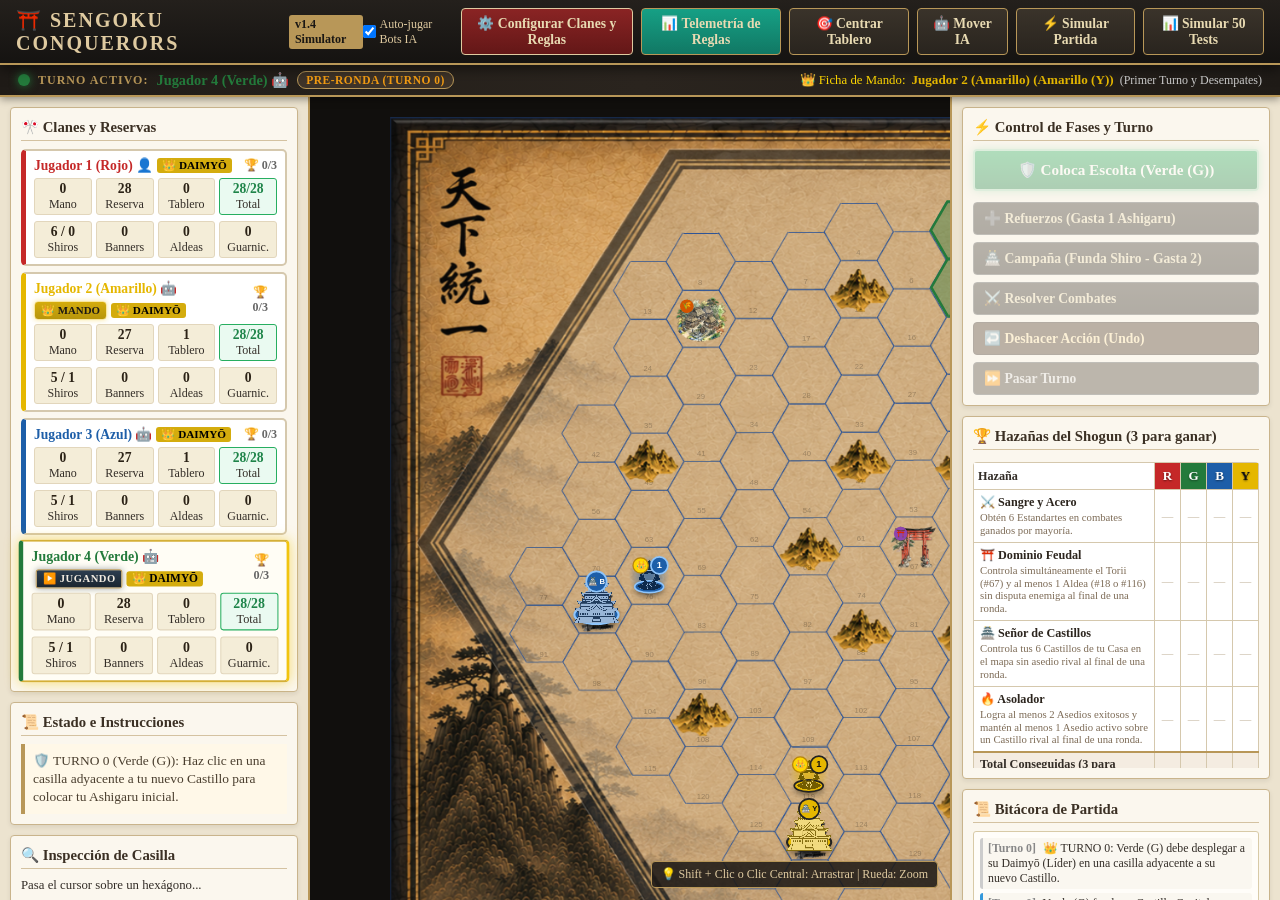
<file: index.html>
<!DOCTYPE html>
<html lang="es">
<head>
    <meta charset="UTF-8">
    <meta name="viewport" content="width=device-width, initial-scale=1.0">
    <title>Sengoku Conquerors 1.4 - Simulador Táctico</title>
    <link rel="stylesheet" href="style.css">
</head>
<body>

    <!-- Header Navigation -->
    <header>
        <div class="brand">
            <h1>⛩️ Sengoku Conquerors</h1>
            <span class="version-tag">v1.4 Simulator</span>
        </div>
        <div class="top-controls">
            <label style="font-size:0.75rem; color:#dfcaa0; display:flex; align-items:center; gap:4px; cursor:pointer; margin-right:4px;">
                <input type="checkbox" id="chkAutoAi" checked> Auto-jugar Bots IA
            </label>
            <button id="btnOpenConfig" class="primary">⚙️ Configurar Clanes y Reglas</button>
            <button id="btnOpenTelemetry" style="background: linear-gradient(180deg, #16a085 0%, #117864 100%);">📊 Telemetría de Reglas</button>
            <button id="btnResetView">🎯 Centrar Tablero</button>
            <button id="btnAiMove">🤖 Mover IA</button>
            <button id="btnSimulateMatch">⚡ Simular Partida</button>
            <button id="btnSimulate50">📊 Simular 50 Tests</button>
        </div>
    </header>

    <!-- Marcador de Control de Turno y Mando (Ruleset.pdf v1.4) -->
    <div id="turnControlBar" class="turn-control-bar">
        <div class="turn-indicator">
            <span class="turn-dot" id="turnDot"></span>
            <span class="turn-label">TURNO ACTIVO:</span>
            <b id="turnPlayerName" style="color: #e74c3c;">Jugador 1 (Rojo)</b>
            <span class="phase-pill" id="turnPhaseBadge">PRE-RONDA (TURNO 0)</span>
        </div>
        <div class="mando-indicator" id="mandoBadgeContainer">
            <span style="font-size:0.8rem; color:#ffd700;">👑 Ficha de Mando:</span>
            <b id="mandoPlayerName" style="color:#fff;">Rojo</b>
            <span style="font-size:0.75rem; color:#ccc;">(Primer Turno y Desempates)</span>
        </div>
    </div>

    <!-- Banner de Ronda de Coronación y Regicidio -->
    <div id="coronationBanner" class="coronation-banner" style="display:none;">
        <div class="coronation-banner-content">
            <span class="coronation-icon">👑⚔️</span>
            <span id="coronationText"><b>RONDA DE CORONACIÓN:</b> ¡El Aspirante marcha hacia Kioto! ¡Los demás clanes deben aliarse para cometer REGICIDIO!</span>
        </div>
    </div>

    <!-- Main Workspace -->
    <div class="main-container">

        <!-- Left Sidebar: Multi-player Scoreboard & Hex Inspector -->
        <aside class="sidebar">
            <div class="panel-card">
                <h3>🎌 Clanes y Reservas</h3>
                <div id="scoreboardList" class="scoreboard-list">
                    <!-- Cards for each player populated by app.js -->
                </div>
            </div>

            <div class="panel-card">
                <h3>📜 Estado e Instrucciones</h3>
                <div id="actionPrompt" class="prompt-bar">
                    Cargando partida...
                </div>
            </div>

            <!-- Panel Didáctico de Desglose de Combates (Regla 1.4) -->
            <div class="panel-card" id="combatResolutionCard" style="display:none; border-left: 4px solid #c0392b; background:#fffcf9;">
                <div style="display:flex; justify-content:space-between; align-items:center; border-bottom:1px solid #ebd5c8; padding-bottom:4px; margin-bottom:6px;">
                    <h3 style="margin:0; color:#962d22; font-size:0.86rem; display:flex; align-items:center; gap:4px;">
                        ⚔️ Desglose de Combate (Regla 1.4)
                    </h3>
                    <button id="btnCloseCombatCard" style="padding:1px 6px; font-size:0.7rem; background:#dfcaa0; color:#222; border:none; border-radius:3px; cursor:pointer;">✕</button>
                </div>
                <div id="combatResolutionContent" style="font-size:0.76rem; line-height:1.45;">
                    <!-- Rellenado dinámicamente tras cada combate -->
                </div>
            </div>

            <div class="panel-card">
                <h3>🔍 Inspección de Casilla</h3>
                <div id="hexInfoBox" style="font-size:0.8rem; line-height:1.4;">
                    Pasa el cursor sobre un hexágono...
                </div>
            </div>
        </aside>

        <!-- Center: Interactive Canvas -->
        <main class="canvas-wrapper" id="canvasContainer">
            <canvas id="boardCanvas"></canvas>
            <div class="canvas-floating-controls">
                <span style="color:#dfcaa0; font-size:0.75rem;">💡 Shift + Clic o Clic Central: Arrastrar | Rueda: Zoom</span>
            </div>
        </main>

        <!-- Right Sidebar: Actions, Feats & Log -->
        <aside class="sidebar right">
            <div class="panel-card">
                <h3>⚡ Control de Fases y Turno</h3>
                <div class="action-buttons-group">
                    <!-- Big Prominent Flow Transition Button -->
                    <button id="btnNextPhase" class="primary flow-btn">🏹 Pasar a Fase de Maniobras</button>
                    
                    <button id="btnReinforce">➕ Refuerzos (Gasta 1 Ashigaru)</button>
                    <button id="btnCampaign">🏯 Campaña (Funda Shiro - Gasta 2)</button>
                    <button id="btnResolveCombats">⚔️ Resolver Combates</button>
                    <button id="btnUndoAction" style="background:#5c4a3b; color:#ffe8b3;" title="Deshacer última acción de tu turno (Ctrl+Z)">↩️ Deshacer Acción (Undo)</button>
                    <button id="btnPassTurn" style="background:#4a3f35; color:#ddd;">⏩ Pasar Turno</button>
                </div>
            </div>

            <div class="panel-card">
                <h3>🏆 Hazañas del Shogun (3 para ganar)</h3>
                <div id="featsTableContainer" style="overflow-x: auto; max-height: 310px; overflow-y: auto;">
                    <table class="feats-matrix-table" id="featsMatrixTable">
                        <thead>
                            <tr>
                                <th style="text-align:left;">Hazaña</th>
                                <th class="clan-th" style="background:#c52828;" title="Clan Rojo (R)">R</th>
                                <th class="clan-th" style="background:#237a3b;" title="Clan Verde (G)">G</th>
                                <th class="clan-th" style="background:#1d5ea8;" title="Clan Azul (B)">B</th>
                                <th class="clan-th" style="background:#e5b700; color:#111;" title="Clan Amarillo (Y)">Y</th>
                            </tr>
                        </thead>
                        <tbody id="featsTableBody">
                            <!-- Populated dynamically by app.js -->
                        </tbody>
                        <tfoot id="featsTableFoot">
                            <!-- Summary row: Total hazañas por clan -->
                        </tfoot>
                    </table>
                </div>
            </div>

            <div class="panel-card" style="flex: 1; display:flex; flex-direction:column;">
                <h3>📜 Bitácora de Partida</h3>
                <div id="actionLogBox" class="log-box" style="flex:1;">
                    <!-- Log entries -->
                </div>
            </div>
        </aside>

    </div>

    <!-- Modal: Configuración de Jugadores y Reglas -->
    <div id="configModal" class="modal-overlay">
        <div class="modal-content">
            <h2>⚙️ Configuración de Clanes y Reglamento</h2>
            
            <div style="font-size:0.85rem; color:#665544; margin-bottom:4px;">
                Configura los participantes (2 a 4 Clanes) y ajusta las variables de juego para probar variantes:
            </div>

            <div class="modal-field">
                <label for="cfgPlayerCount"><b>Número de Clanes en Partida:</b></label>
                <select id="cfgPlayerCount">
                    <option value="2">2 Clanes (Duelo 1v1 - Sin rotación de Mando)</option>
                    <option value="3">3 Clanes</option>
                    <option value="4" selected>4 Clanes (Recomendado - 4 Fortalezas)</option>
                </select>
            </div>

            <!-- Player Slots Grid -->
            <div class="player-config-grid" id="playerSlotsContainer">
                <!-- Slot 1 -->
                <div class="player-config-card" id="slot1">
                    <div style="font-weight:bold; color:#111;">Clan 1 (Primer Turno / Mando)</div>
                    <div class="modal-field">
                        <label>Nombre:</label>
                        <input type="text" id="p1Name" value="Jugador 1 (Rojo)">
                    </div>
                    <div class="modal-field">
                        <label>Casa:</label>
                        <select id="p1Clan">
                            <option value="rojo" selected>Clan Rojo (Carmín)</option>
                            <option value="amarillo">Clan Amarillo (Dorado)</option>
                            <option value="azul">Clan Azul (Cobalto)</option>
                            <option value="verde">Clan Verde (Esmeralda)</option>
                        </select>
                    </div>
                    <div class="modal-field">
                        <label>Control:</label>
                        <select id="p1Type">
                            <option value="human" selected>Humano (Tú / Amigo)</option>
                            <option value="ai">Bot IA</option>
                        </select>
                    </div>
                </div>

                <!-- Slot 2 -->
                <div class="player-config-card" id="slot2">
                    <div style="font-weight:bold; color:#111;">Clan 2</div>
                    <div class="modal-field">
                        <label>Nombre:</label>
                        <input type="text" id="p2Name" value="Jugador 2 (Amarillo)">
                    </div>
                    <div class="modal-field">
                        <label>Casa:</label>
                        <select id="p2Clan">
                            <option value="rojo">Clan Rojo (Carmín)</option>
                            <option value="amarillo" selected>Clan Amarillo (Dorado)</option>
                            <option value="azul">Clan Azul (Cobalto)</option>
                            <option value="verde">Clan Verde (Esmeralda)</option>
                        </select>
                    </div>
                    <div class="modal-field">
                        <label>Control:</label>
                        <select id="p2Type">
                            <option value="human">Humano (Tú / Amigo)</option>
                            <option value="ai" selected>Bot IA</option>
                        </select>
                    </div>
                </div>

                <!-- Slot 3 -->
                <div class="player-config-card" id="slot3">
                    <div style="font-weight:bold; color:#111;">Clan 3</div>
                    <div class="modal-field">
                        <label>Nombre:</label>
                        <input type="text" id="p3Name" value="Jugador 3 (Azul)">
                    </div>
                    <div class="modal-field">
                        <label>Casa:</label>
                        <select id="p3Clan">
                            <option value="rojo">Clan Rojo (Carmín)</option>
                            <option value="amarillo">Clan Amarillo (Dorado)</option>
                            <option value="azul" selected>Clan Azul (Cobalto)</option>
                            <option value="verde">Clan Verde (Esmeralda)</option>
                        </select>
                    </div>
                    <div class="modal-field">
                        <label>Control:</label>
                        <select id="p3Type">
                            <option value="human">Humano (Tú / Amigo)</option>
                            <option value="ai" selected>Bot IA</option>
                        </select>
                    </div>
                </div>

                <!-- Slot 4 -->
                <div class="player-config-card" id="slot4" style="opacity:1;">
                    <div style="font-weight:bold; color:#111;">Clan 4</div>
                    <div class="modal-field">
                        <label>Nombre:</label>
                        <input type="text" id="p4Name" value="Jugador 4 (Verde)">
                    </div>
                    <div class="modal-field">
                        <label>Casa:</label>
                        <select id="p4Clan">
                            <option value="rojo">Clan Rojo (Carmín)</option>
                            <option value="amarillo">Clan Amarillo (Dorado)</option>
                            <option value="azul">Clan Azul (Cobalto)</option>
                            <option value="verde" selected>Clan Verde (Esmeralda)</option>
                        </select>
                    </div>
                    <div class="modal-field">
                        <label>Control:</label>
                        <select id="p4Type">
                            <option value="human">Humano (Tú / Amigo)</option>
                            <option value="ai" selected>Bot IA</option>
                        </select>
                    </div>
                </div>
            </div>

            <!-- Modificadores de Reglas para Pruebas -->
            <div style="font-weight:bold; color:#3b3024; margin-top:6px; border-top:1px solid #d5c8ad; padding-top:8px;">
                🛠️ Ajustes de Reglamento para Pruebas:
            </div>
            <div class="rules-config-grid">
                <div class="modal-field">
                    <label>Reclutamiento Base:</label>
                    <input type="number" id="ruleDrawBase" value="3" min="1" max="10">
                </div>
                <div class="modal-field">
                    <label>Bonus por Aldea (+1 Leva):</label>
                    <input type="number" id="ruleAldeaBonus" value="1" min="0" max="5">
                </div>
                <div class="modal-field">
                    <label>Coste de Campaña:</label>
                    <input type="number" id="ruleCampaignCost" value="2" min="1" max="5">
                </div>
                <div class="modal-field">
                    <label>Movimientos por Turno:</label>
                    <input type="number" id="ruleMaxMoves" value="3" min="1" max="10">
                </div>
                <div class="modal-field">
                    <label>Hazañas para Ganar:</label>
                    <input type="number" id="ruleFeatsToWin" value="3" min="1" max="7">
                </div>
                <div class="modal-field">
                    <label>Reserva de Tropas:</label>
                    <input type="number" id="ruleReserveTroops" value="28" min="5" max="50">
                </div>
            </div>

            <div style="display:flex; justify-content:flex-end; gap:8px; margin-top:12px;">
                <button onclick="document.getElementById('configModal').style.display='none'">Cerrar</button>
                <button id="btnStartGameConfirm" class="primary">🎌 Iniciar Partida (Turno 0)</button>
            </div>
        </div>
    </div>

    <!-- Modal: Dashboard de Telemetría de Reglas v1.4 -->
    <div id="telemetryModal" class="modal-overlay">
        <div class="modal-content" style="max-width: 760px;">
            <h2>📊 Dashboard de Telemetría y Balance (Reglamento v1.4)</h2>
            <div style="font-size:0.85rem; color:#665544; margin-bottom:12px;">
                Métricas en vivo para evaluar cómo se comportan las reglas físicas al ser interpretadas en simulación:
            </div>

            <div class="telemetry-grid">
                <!-- Card 1: Combates y Mayorías -->
                <div class="telemetry-card">
                    <h4>⚔️ Combates y Mayorías</h4>
                    <div class="telemetry-stat"><span class="t-label">Combates Totales:</span> <b id="statCombatsTotal">0</b></div>
                    <div class="telemetry-stat"><span class="t-label">Victorias Mayoría (B - 1):</span> <b id="statCombatsMajority">0</b></div>
                    <div class="telemetry-stat"><span class="t-label">Choques Paridad (Iguales):</span> <b id="statCombatsEqual">0</b></div>
                    <div class="telemetry-stat"><span class="t-label">Estandartes Ganados:</span> <b id="statBannersAwarded" style="color:#c52828;">0</b></div>
                    <div class="telemetry-stat"><span class="t-label">Mitigaciones Guarnición:</span> <b id="statGarrisonSaves" style="color:#27ae60;">0</b></div>
                    <div class="telemetry-stat"><span class="t-label">Soporte Asedio Defendido:</span> <b id="statSiegeSupports" style="color:#c0392b;">0</b></div>
                    <div class="telemetry-stat"><span class="t-label">🏃 Retiradas con Honor:</span> <b id="statTacticalRetreats" style="color:#2980b9;">0</b></div>
                    <div class="telemetry-stat"><span class="t-label">🚩 Estandartes Sacrificados:</span> <b id="statBannersSpentWarCry" style="color:#d35400;">0</b></div>
                    <div class="telemetry-stat"><span class="t-label">⚔️ Combates con Flanqueo:</span> <b id="statFlankingCombats" style="color:#16a085;">0</b></div>
                    <div class="telemetry-stat"><span class="t-label">👑 Daimyōs Caídos:</span> <b id="statLeadersDefeated" style="color:#e67e22;">0</b></div>
                </div>

                <!-- Card 2: Castillos y Asedios -->
                <div class="telemetry-card">
                    <h4>🏯 Fortalezas y Asedios</h4>
                    <div class="telemetry-stat"><span class="t-label">Campañas Fundadas:</span> <b id="statCampaignsExecuted">0</b></div>
                    <div class="telemetry-stat"><span class="t-label">Castillos Activos en Mapa:</span> <b id="statActiveShiros">0</b></div>
                    <div class="telemetry-stat"><span class="t-label">Castillos Libres (Sin Asedio):</span> <b id="statUnbesiegedShiros">0</b></div>
                    <div class="telemetry-stat"><span class="t-label">Guarniciones Fijas:</span> <b id="statGarrisonsFormed">0</b></div>
                    <div class="telemetry-stat"><span class="t-label">Asedios Exitosos:</span> <b id="statSiegesSuccess">0</b></div>
                    <div class="telemetry-stat"><span class="t-label">Asedios Repelidos:</span> <b id="statSiegesRepelled" style="color:#27ae60;">0</b></div>
                </div>

                <!-- Card 3: Puntos de Interés y Maniobras -->
                <div class="telemetry-card">
                    <h4>🌾 Aldeas, Torii y Maniobras</h4>
                    <div class="telemetry-stat"><span class="t-label">Levas Extra por Aldeas:</span> <b id="statAldeaExtraTroops" style="color:#d35400;">0</b></div>
                    <div class="telemetry-stat"><span class="t-label">1ª Aldea Reclamada:</span> <b id="statFirstAldeaTurn">-</b></div>
                    <div class="telemetry-stat"><span class="t-label">1er Torii Reclamado:</span> <b id="statFirstToriiTurn">-</b></div>
                    <div class="telemetry-stat"><span class="t-label">Refuerzos Desplegados:</span> <b id="statReinforcementsPlaced">0</b></div>
                    <div class="telemetry-stat"><span class="t-label">Movimientos Realizados:</span> <b id="statTotalMoves">0</b></div>
                </div>

                <!-- Card 4: Tablero de Hazañas (4 Oficiales) -->
                <div class="telemetry-card">
                    <h4>🏆 Progreso de 4 Hazañas</h4>
                    <div class="telemetry-stat"><span class="t-label">⚔️ Sangre y Acero (5 Banners):</span> <b id="statFeatBanners">0</b></div>
                    <div class="telemetry-stat"><span class="t-label">⛩️ Dominio Feudal (Torii+Aldea):</span> <b id="statFeatAldea">0</b></div>
                    <div class="telemetry-stat"><span class="t-label">🏯 Señor de Castillos (5 Libres):</span> <b id="statFeatShiros">0</b></div>
                    <div class="telemetry-stat"><span class="t-label">🔥 Asolador (1 Asedio Activo):</span> <b id="statFeatSiege">0</b></div>
                </div>

                <!-- Card 5: Dinámica del Mando y Fin de Partida -->
                <div class="telemetry-card">
                    <h4>👑 Mando y Ronda Final</h4>
                    <div class="telemetry-stat"><span class="t-label">Poseedor del Mando:</span> <b id="statMandoHolder">-</b></div>
                    <div class="telemetry-stat"><span class="t-label">Ronda Final Activada:</span> <b id="statFinalRoundStatus">No</b></div>
                    <div class="telemetry-stat"><span class="t-label">Ronda de Activación:</span> <b id="statFinalRoundTurn">-</b></div>
                    <div class="telemetry-stat"><span class="t-label">Desempates por Mando:</span> <b id="statMandoTiebreaks">0</b></div>
                </div>

                <!-- Card 6: Ley de Conservación -->
                <div class="telemetry-card">
                    <h4>🔒 Auditoría Estricta</h4>
                    <div class="telemetry-stat"><span class="t-label">Conservación de Tropas:</span> <b style="color:#27ae60;">28 / 28 (100%)</b></div>
                    <div class="telemetry-stat" style="font-size:0.75rem; color:#666; margin-top:4px;">
                        <span>Mano + Reserva + Tablero (Móviles, Guarniciones y Asedios) es matemáticamente inviolable.</span>
                    </div>
                </div>
            </div>

            <div style="display:flex; justify-content:flex-end; gap:8px; margin-top:16px;">
                <button onclick="document.getElementById('telemetryModal').style.display='none'">Cerrar Dashboard</button>
            </div>
        </div>
    </div>

    <!-- Modal: Elección de Unidad a Mover (Daimyō vs Ashigaru) -->
    <div id="unitChoiceModal" class="modal-overlay" style="display:none; z-index:1002;">
        <div class="modal-content" style="max-width: 440px; border: 2px solid #b89758; text-align: center; background: #fffcf9;">
            <h2 style="font-size: 1.15rem; color: #962d22; margin-bottom: 8px;">
                👑 Selección de Unidad a Mover
            </h2>
            <div id="unitChoiceDesc" style="font-size: 0.83rem; color: #4a3f35; margin-bottom: 14px; line-height: 1.4;">
                Hay tropas agrupadas junto al Daimyō en la casilla de origen. Elige qué unidad deseas avanzar:
            </div>
            <div style="display: flex; flex-direction: column; gap: 10px; margin-bottom: 14px;">
                <button id="btnChooseLeader" class="primary" style="background: linear-gradient(180deg, #d4ac0d 0%, #b7950b 100%); color: #111; font-weight: bold; padding: 11px; font-size: 0.88rem; border-color: #ffd700;">
                    👑 Mover Daimyō (+2 Poder en Combates)
                </button>
                <button id="btnChooseAshigaru" style="background: #4a3f35; color: #fff; padding: 11px; font-size: 0.88rem;">
                    ⚔️ Mover Ashigaru (Tropa regular, +1 Poder)
                </button>
            </div>
            <div style="text-align: right;">
                <button id="btnCancelUnitChoice" style="background: #887766; color: #fff; font-size: 0.78rem; padding: 4px 10px;">Cancelar</button>
            </div>
        </div>
    </div>

    <!-- Modal: Reacciones Opcionales de Combate (Regla v1.4) -->
    <div id="reactionModal" class="modal-overlay" style="display:none; z-index:1000;">
        <div class="modal-content" style="max-width: 530px; border: 2px solid #b89758; background: #fffcf9;">
            <div style="display:flex; justify-content:space-between; align-items:center; border-bottom:1px solid #ebd5c8; padding-bottom:6px; margin-bottom:10px;">
                <h2 style="color: #962d22; font-size: 1.15rem; margin:0; display: flex; align-items: center; gap: 8px;">
                    ⚔️ Opciones de Combate (Hex #<span id="reactionHexId">-</span>)
                </h2>
                <div style="display:flex; gap:6px; align-items:center;">
                    <button id="btnMinimizeReactionModal" title="Minimizar ventana para ver el tablero completo" style="padding:4px 9px; font-size:0.75rem; background:#4a3f35; color:#ffe8b3; border:1px solid #b89758; border-radius:3px; cursor:pointer;">
                        🗕 Minimizar Tablero
                    </button>
                </div>
            </div>

            <!-- Mini Screenshot del Hexágono de Combate y Vecinos -->
            <div id="combatMiniCanvasContainer" style="text-align:center; margin-bottom:10px; background:#f4ece1; border:1px solid #d5c8ad; border-radius:6px; padding:6px;">
                <div style="font-size:0.73rem; color:#665544; font-weight:bold; margin-bottom:4px; display:flex; justify-content:space-between; align-items:center; padding:0 4px;">
                    <span>📸 Vista Táctica del Combate y Flancos</span>
                    <span style="font-size:0.7rem; color:#887766;">(Centro: Combate | Bordes verdes: Flanqueo)</span>
                </div>
                <canvas id="combatMiniCanvas" width="360" height="190" style="max-width:100%; height:auto; background:#f5ebcf; border-radius:4px; box-shadow:0 1px 4px rgba(0,0,0,0.15); display:block; margin:0 auto;"></canvas>
            </div>

            <div id="reactionCombatDesc" style="font-size: 0.82rem; color: #4a3f35; line-height: 1.45; background: #fdf6e7; padding: 10px; border-radius: 5px; border-left: 4px solid #b89758;">
                <!-- Desglose de fuerzas y bajas base -->
            </div>

            <div id="reactionOptionsContainer" style="display: flex; flex-direction: column; gap: 8px; margin-top: 8px;">
                <!-- Opciones interactivas con checkbox -->
            </div>

            <div style="display: flex; justify-content: flex-end; gap: 10px; margin-top: 14px; border-top: 1px solid #ebd5c8; padding-top: 10px;">
                <button id="btnSkipReactions" style="background: #665544; color: #fff;">⏩ No Usar Reacciones</button>
                <button id="btnConfirmReactions" class="primary" style="background: linear-gradient(180deg, #27ae60 0%, #1e8449 100%);">⚔️ Confirmar y Resolver</button>
            </div>
        </div>
    </div>

    <!-- Floating Pill al Minimizar Modal de Combate -->
    <div id="minimizedCombatPill" class="minimized-combat-pill" style="display:none;">
        <span style="font-size:0.84rem;">⚔️ <b>Combate pendiente en Hex #<span id="minimizedCombatHexId">-</span></b></span>
        <button id="btnRestoreReactionModal" class="primary" style="padding:4px 12px; font-size:0.78rem;">
            🗖 Restaurar Opciones
        </button>
    </div>

    <!-- Scripts -->
    <script src="js/hex_grid_data.js"></script>
    <script src="js/game_engine.js"></script>
    <script src="js/renderer.js"></script>
    <script src="js/app.js"></script>
</body>
</html>
</file>
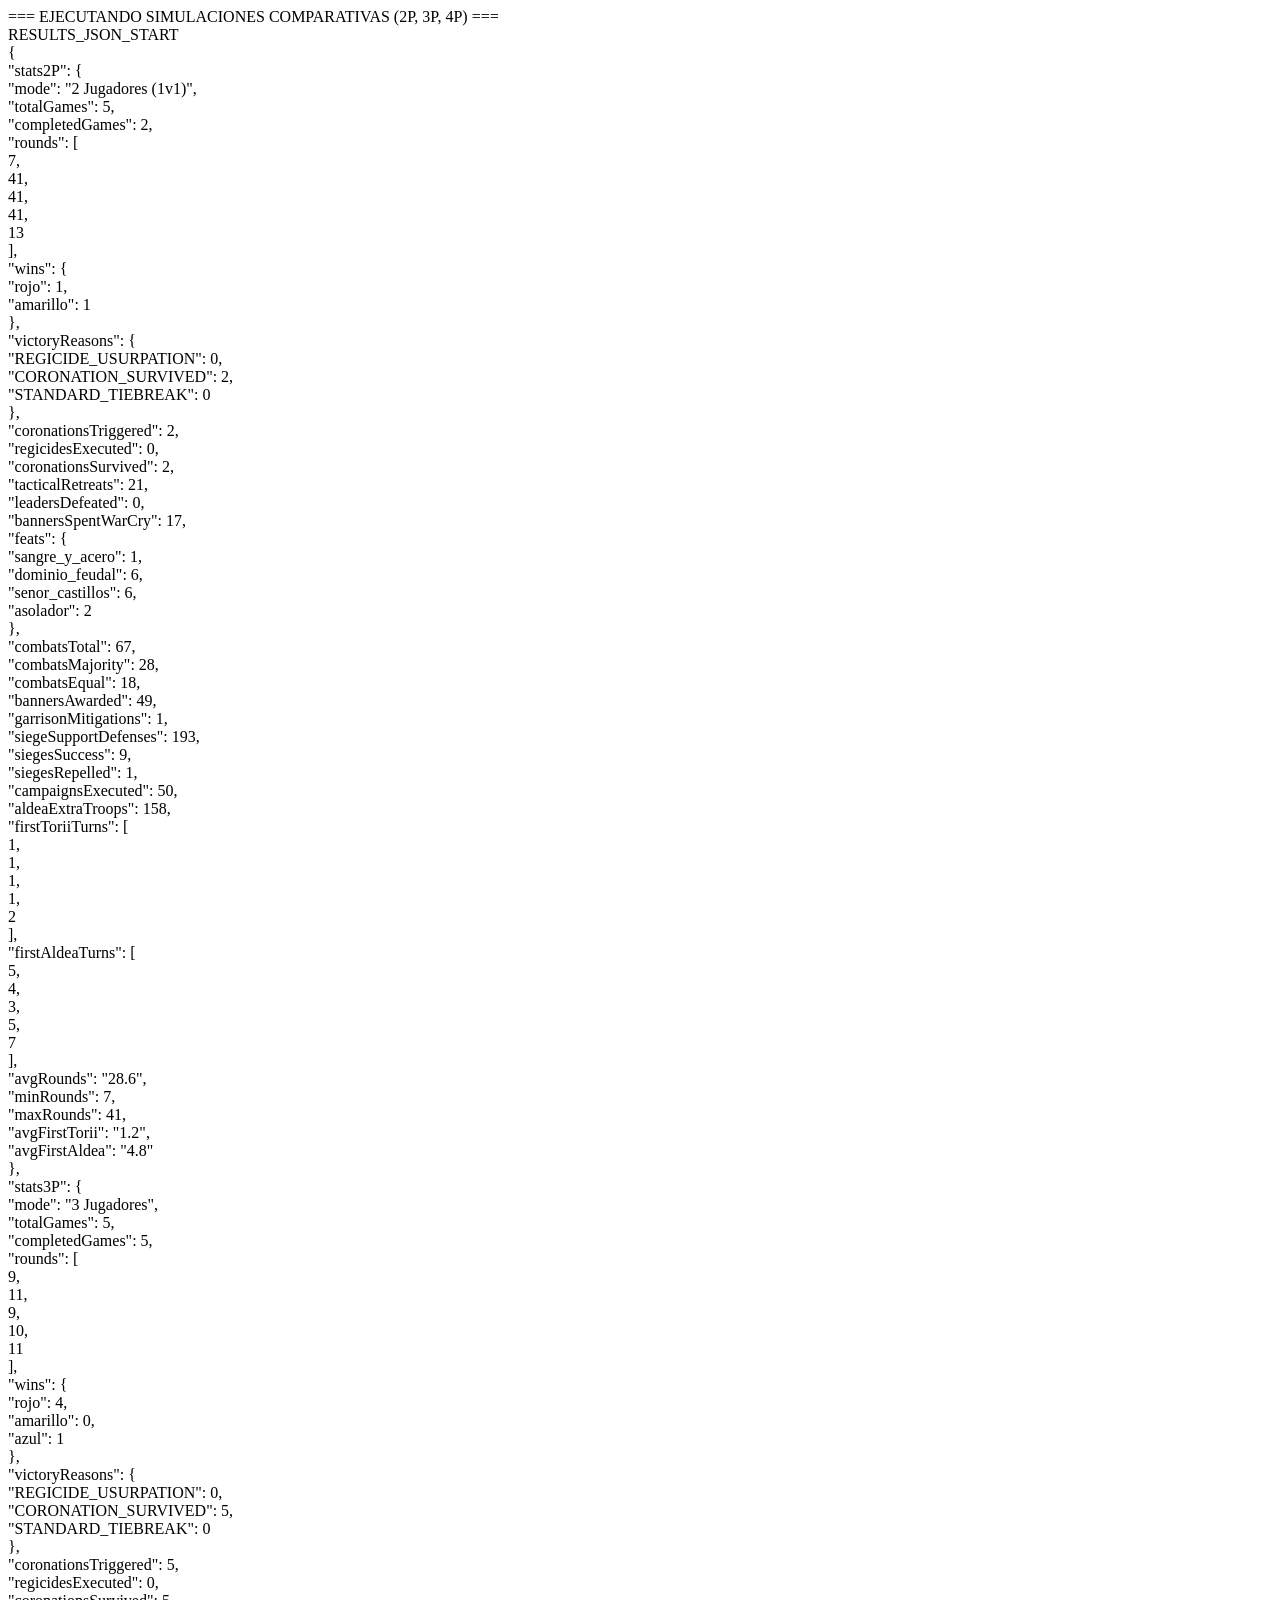
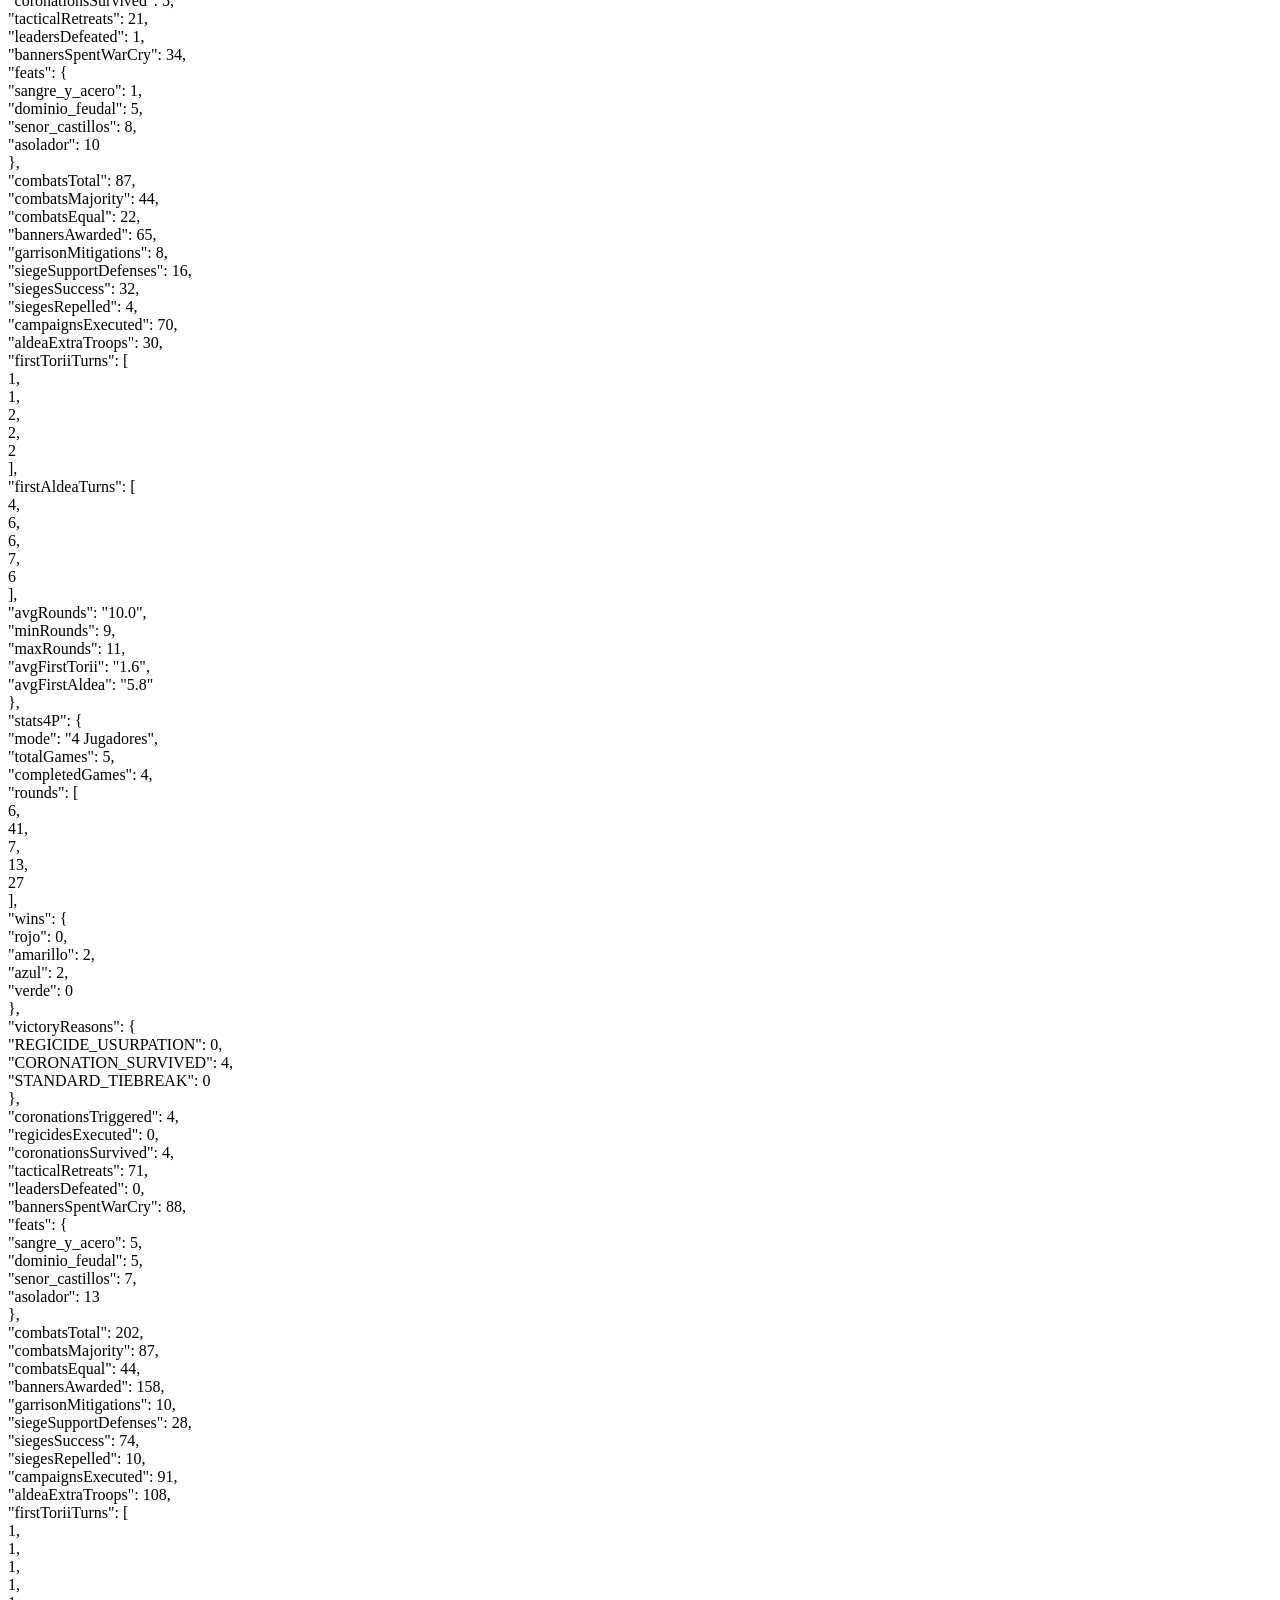
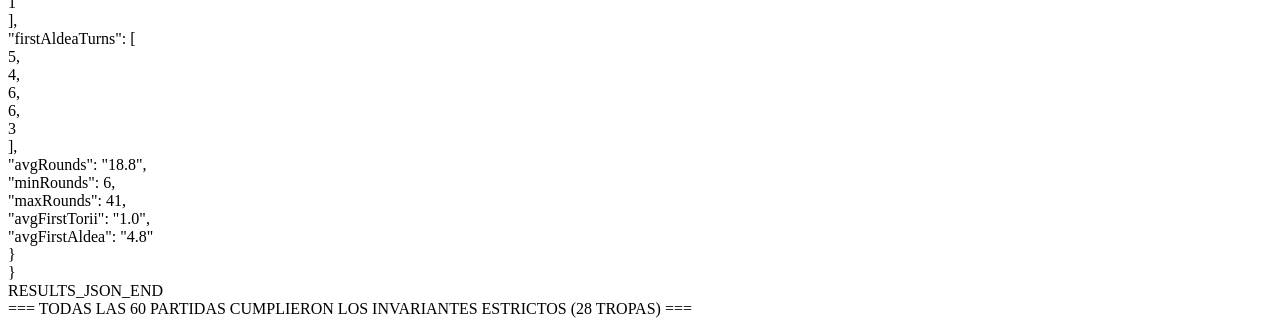
<file: test_simulation.html>
<!DOCTYPE html>
<html>
<head>
    <meta charset="utf-8">
    <title>Test Engine Invariants</title>
</head>
<body>
    <div id="output">Running tests...</div>
    <script src="js/hex_grid_data.js"></script>
    <script src="js/game_engine.js"></script>
    <script>
        const out = document.getElementById('output');
        const logs = [];

        function assert(cond, msg) {
            if (!cond) {
                const err = 'FAIL: ' + msg;
                logs.push(err);
                console.error(err);
                throw new Error(err);
            }
        }

        function runBatch(configs, count, modeName) {
            const is2P = (configs.length === 2);
            const stats = {
                mode: modeName,
                totalGames: count,
                completedGames: 0,
                rounds: [],
                wins: {},
                victoryReasons: { REGICIDE_USURPATION: 0, CORONATION_SURVIVED: 0, STANDARD_TIEBREAK: 0 },
                coronationsTriggered: 0,
                regicidesExecuted: 0,
                coronationsSurvived: 0,
                tacticalRetreats: 0,
                leadersDefeated: 0,
                bannersSpentWarCry: 0,
                feats: { sangre_y_acero: 0, dominio_feudal: 0, senor_castillos: 0, asolador: 0 },
                combatsTotal: 0,
                combatsMajority: 0,
                combatsEqual: 0,
                bannersAwarded: 0,
                garrisonMitigations: 0,
                siegeSupportDefenses: 0,
                siegesSuccess: 0,
                siegesRepelled: 0,
                campaignsExecuted: 0,
                aldeaExtraTroops: 0,
                firstToriiTurns: [],
                firstAldeaTurns: []
            };

            configs.forEach(c => stats.wins[c.id] = 0);

            for (let g = 1; g <= count; g++) {
                const engine = new GameEngine(HEX_GRID_DATA);
                engine.initGame(configs);
                const initialMando = engine.mandoPlayerIdx;

                // Turno 0
                while (engine.round === 0 && !engine.gameOver) {
                    if (engine.turnPhase === 'SETUP_SHIRO') engine.runAiSetup();
                    else if (engine.turnPhase === 'SETUP_ASHIGARU') engine.runAiSetupAshigaru();

                    engine.players.forEach(p => {
                        const audit = engine.getPlayerTroopAudit(p.id);
                        assert(audit.total === 28, `${modeName} G${g} Setup Clan ${p.id} troops = ${audit.total}`);
                    });
                }

                // Rondas regulares (hasta 40)
                while (!engine.gameOver && engine.round <= 40) {
                    engine.runAiTurn();

                    if (is2P) {
                        assert(engine.mandoPlayerIdx === initialMando, `${modeName} G${g} R${engine.round}: Mando rotated in 2P!`);
                    }

                    engine.players.forEach(p => {
                        const audit = engine.getPlayerTroopAudit(p.id);
                        assert(audit.total === 28, `${modeName} G${g} R${engine.round} Clan ${p.id} troops = ${audit.total} (hand:${audit.hand}, reserve:${audit.reserve}, mobile:${audit.boardMobile}, garrisons:${audit.garrisons}, sieges:${audit.sieges})`);
                    });

                    const pending = engine.getPendingCombatHexes();
                    assert(pending.length === 0, `${modeName} G${g} R${engine.round} stuck combats!`);

                    engine.hexMap.forEach(h => {
                        if (h.shiro) {
                            assert(!(h.garrison && h.siege), `Hex #${h.id} has BOTH garrison and siege`);
                            const loose = h.troops ? Object.values(h.troops).reduce((a, b) => a + b, 0) : 0;
                            assert(loose === 0, `Hex #${h.id} castle has loose troops`);
                        }
                    });
                }

                const completed = engine.gameOver;
                if (completed) {
                    stats.completedGames++;
                    stats.wins[engine.winner.id] = (stats.wins[engine.winner.id] || 0) + 1;
                    if (engine.victoryReason) {
                        stats.victoryReasons[engine.victoryReason] = (stats.victoryReasons[engine.victoryReason] || 0) + 1;
                    }
                }
                stats.rounds.push(engine.round);

                // Telemetría acumulada
                const t = engine.telemetry;
                stats.coronationsTriggered += (t.coronationsTriggered || 0);
                stats.regicidesExecuted += (t.regicidesExecuted || 0);
                stats.coronationsSurvived += (t.coronationsSurvived || 0);
                stats.tacticalRetreats += (t.tacticalRetreats || 0);
                stats.leadersDefeated += (t.leadersDefeated || 0);
                stats.bannersSpentWarCry += (t.bannersSpentWarCry || 0);
                stats.combatsTotal += t.combatsTotal;
                stats.combatsMajority += t.combatsMajorityWins;
                stats.combatsEqual += t.combatsEqualCasualties;
                stats.bannersAwarded += t.bannersAwarded;
                stats.garrisonMitigations += t.lossesSavedByGarrison;
                stats.siegeSupportDefenses += (t.siegesProtectedBySupport || 0);
                stats.siegesSuccess += t.siegesSuccess;
                stats.siegesRepelled += t.siegesRepelled;
                stats.campaignsExecuted += t.campaignsExecuted;
                stats.aldeaExtraTroops += (t.aldeaExtraTroopsAwarded || 0);
                if (t.firstToriiTurn !== null) stats.firstToriiTurns.push(t.firstToriiTurn);
                if (t.firstAldeaTurn !== null) stats.firstAldeaTurns.push(t.firstAldeaTurn);

                Object.keys(stats.feats).forEach(fid => {
                    stats.feats[fid] += (t.featsClaimed[fid] || 0);
                });
            }

            const avg = (arr) => arr.length ? (arr.reduce((a, b) => a + b, 0) / arr.length).toFixed(1) : '0';
            stats.avgRounds = avg(stats.rounds);
            stats.minRounds = Math.min(...stats.rounds);
            stats.maxRounds = Math.max(...stats.rounds);
            stats.avgFirstTorii = avg(stats.firstToriiTurns);
            stats.avgFirstAldea = avg(stats.firstAldeaTurns);

            return stats;
        }

        try {
            logs.push('=== EJECUTANDO SIMULACIONES COMPARATIVAS (2P, 3P, 4P) ===');

            // 1. Modo 2 Jugadores (1v1)
            const stats2P = runBatch([
                { id: 'rojo', name: 'Rojo', isAi: true },
                { id: 'amarillo', name: 'Amarillo', isAi: true }
            ], 5, '2 Jugadores (1v1)');

            // 2. Modo 3 Jugadores
            const stats3P = runBatch([
                { id: 'rojo', name: 'Rojo', isAi: true },
                { id: 'amarillo', name: 'Amarillo', isAi: true },
                { id: 'azul', name: 'Azul', isAi: true }
            ], 5, '3 Jugadores');

            // 3. Modo 4 Jugadores
            const stats4P = runBatch([
                { id: 'rojo', name: 'Rojo', isAi: true },
                { id: 'amarillo', name: 'Amarillo', isAi: true },
                { id: 'azul', name: 'Azul', isAi: true },
                { id: 'verde', name: 'Verde', isAi: true }
            ], 5, '4 Jugadores');

            logs.push('RESULTS_JSON_START');
            logs.push(JSON.stringify({ stats2P, stats3P, stats4P }, null, 2));
            logs.push('RESULTS_JSON_END');
            logs.push('=== TODAS LAS 60 PARTIDAS CUMPLIERON LOS INVARIANTES ESTRICTOS (28 TROPAS) ===');

            out.innerText = logs.join('\n');
            document.title = 'TESTS_PASSED';
        } catch (e) {
            logs.push('ERROR: ' + e.message);
            out.innerText = logs.join('\n');
            document.title = 'TESTS_FAILED';
        }
    </script>
</body>
</html>
</file>
<file: style.css>
/* Sengoku Conquerors 1.4 - Simulator Stylesheet */
* {
    box-sizing: border-box;
    margin: 0;
    padding: 0;
    font-family: 'Georgia', 'Noto Serif', serif;
}

body {
    background-color: #1a1714;
    color: #332d27;
    height: 100vh;
    display: flex;
    flex-direction: column;
    overflow: hidden;
}

/* Header & Top Bar */
header {
    background: linear-gradient(180deg, #24201c 0%, #151311 100%);
    border-bottom: 2px solid #b89758;
    color: #e8dab2;
    padding: 8px 16px;
    display: flex;
    justify-content: space-between;
    align-items: center;
    box-shadow: 0 4px 12px rgba(0,0,0,0.5);
    z-index: 10;
}

.brand {
    display: flex;
    align-items: center;
    gap: 12px;
}

.brand h1 {
    font-size: 1.25rem;
    letter-spacing: 2px;
    color: #dfcaa0;
    text-transform: uppercase;
}

.brand .version-tag {
    background: #b89758;
    color: #1a1714;
    font-size: 0.75rem;
    font-weight: bold;
    padding: 2px 6px;
    border-radius: 3px;
}

.top-controls {
    display: flex;
    gap: 8px;
    align-items: center;
}

button {
    background: linear-gradient(180deg, #3a332a 0%, #29241e 100%);
    color: #e8dab2;
    border: 1px solid #b89758;
    padding: 6px 14px;
    font-size: 0.85rem;
    cursor: pointer;
    border-radius: 4px;
    transition: all 0.2s ease;
    font-weight: bold;
}

button:hover:not(:disabled) {
    background: #b89758;
    color: #1a1714;
    box-shadow: 0 0 8px #b89758;
}

button:disabled {
    opacity: 0.35;
    cursor: not-allowed;
    border-color: #555;
}

button.primary {
    background: linear-gradient(180deg, #8a2424 0%, #631717 100%);
    border-color: #dfcaa0;
}

button.primary:hover:not(:disabled) {
    background: #a82e2e;
    color: #fff;
}

/* Big Flow Transition Button */
.flow-btn {
    font-size: 0.95rem !important;
    padding: 10px 14px !important;
    background: linear-gradient(180deg, #27ae60 0%, #1e8449 100%) !important;
    border: 2px solid #a9dfbf !important;
    box-shadow: 0 0 10px rgba(39, 174, 96, 0.4);
    color: #ffffff !important;
    text-align: center !important;
    margin-bottom: 4px;
}

.flow-btn:hover:not(:disabled) {
    background: #2ecc71 !important;
    box-shadow: 0 0 14px rgba(46, 204, 113, 0.7);
}

/* Main Layout */
.main-container {
    display: flex;
    flex: 1;
    height: calc(100vh - 54px);
    overflow: hidden;
}

/* Sidebars */
.sidebar {
    width: 310px;
    background: #ece3cf;
    border-right: 2px solid #b89758;
    display: flex;
    flex-direction: column;
    padding: 10px;
    gap: 10px;
    overflow-y: auto;
    box-shadow: 2px 0 10px rgba(0,0,0,0.3);
}

.sidebar.right {
    width: 330px;
    border-right: none;
    border-left: 2px solid #b89758;
}

.panel-card {
    background: #fbf7ee;
    border: 1px solid #c9b48c;
    border-radius: 4px;
    padding: 10px;
    box-shadow: 0 2px 5px rgba(0,0,0,0.08);
}

.panel-card h3 {
    font-size: 0.92rem;
    color: #3b3024;
    border-bottom: 1px solid #d4c2a1;
    padding-bottom: 4px;
    margin-bottom: 8px;
    display: flex;
    justify-content: space-between;
}

/* All Players Scoreboard (Persistent) */
.scoreboard-list {
    display: flex;
    flex-direction: column;
    gap: 6px;
}

.player-score-card {
    background: #fff;
    border: 2px solid #d5c8ad;
    border-radius: 5px;
    padding: 6px 8px;
    display: flex;
    flex-direction: column;
    gap: 4px;
    transition: all 0.25s ease;
}

.player-score-card.active-turn {
    border-color: #d4af37;
    background: #fffdf5;
    box-shadow: 0 0 8px rgba(212, 175, 55, 0.7);
    transform: scale(1.02);
}

.score-card-header {
    display: flex;
    justify-content: space-between;
    align-items: center;
    font-weight: bold;
    font-size: 0.85rem;
}

.score-stats-row {
    display: grid;
    grid-template-columns: repeat(4, 1fr);
    gap: 4px;
    font-size: 0.75rem;
    text-align: center;
}

.stat-pill {
    background: #f4edd8;
    padding: 2px 4px;
    border-radius: 3px;
    border: 1px solid #e2d6bc;
}

.stat-pill b {
    display: block;
    font-size: 0.85rem;
    color: #2b2216;
}

/* Turn Prompter & Instructions */
.prompt-bar {
    background: #fff8e8;
    border-left: 4px solid #b89758;
    padding: 8px;
    font-size: 0.84rem;
    line-height: 1.35;
    color: #4a3e2e;
}

/* Action Controls Panel */
.action-buttons-group {
    display: flex;
    flex-direction: column;
    gap: 7px;
}

.action-buttons-group button {
    text-align: left;
    padding: 7px 10px;
    font-size: 0.85rem;
}

/* Feats List */
.feats-container {
    display: flex;
    flex-direction: column;
    gap: 5px;
    max-height: 180px;
    overflow-y: auto;
}

.feat-item {
    background: #fff;
    border: 1px solid #d8caa7;
    border-radius: 4px;
    padding: 5px 7px;
    font-size: 0.76rem;
    transition: all 0.2s;
}

.feat-item.feat-claimed {
    background: #fcf5e3;
    border-color: #b89758;
    box-shadow: 0 0 5px rgba(184, 151, 88, 0.4);
}

.feat-header {
    display: flex;
    justify-content: space-between;
    align-items: center;
    font-weight: bold;
    margin-bottom: 2px;
}

.feat-desc {
    font-size: 0.7rem;
    color: #665b4c;
}

.feat-badge {
    font-size: 0.68rem;
    padding: 1px 5px;
    border-radius: 3px;
    font-weight: bold;
}

.feat-open {
    color: #887a66;
    font-size: 0.68rem;
}

/* Canvas Viewport */
.canvas-wrapper {
    flex: 1;
    position: relative;
    background: #110f0d;
    overflow: hidden;
    cursor: crosshair;
}

#boardCanvas {
    width: 100%;
    height: 100%;
    display: block;
}

.canvas-floating-controls {
    position: absolute;
    bottom: 12px;
    right: 12px;
    background: rgba(26, 23, 20, 0.85);
    border: 1px solid #b89758;
    padding: 5px 9px;
    border-radius: 4px;
    display: flex;
    gap: 6px;
}

/* Action Log */
.log-box {
    height: 150px;
    overflow-y: auto;
    background: #fffdf9;
    border: 1px solid #d8caa7;
    border-radius: 3px;
    padding: 6px;
    font-size: 0.74rem;
    display: flex;
    flex-direction: column;
    gap: 4px;
}

.log-entry {
    padding: 3px 5px;
    border-radius: 3px;
    border-left: 3px solid #ccc;
    background: #faf7f0;
}

.log-action { border-color: #3498db; }
.log-combat { border-color: #e74c3c; background: #fdf2f2; }
.log-feat { border-color: #f1c40f; background: #fffde7; font-weight: bold; }
.log-system { border-color: #8e44ad; font-weight: bold; }
.log-warning { border-color: #e67e22; background: #fef9e7; }
.log-time { color: #888; margin-right: 4px; font-weight: bold; }

/* Modals */
.modal-overlay {
    position: fixed;
    top: 0; left: 0; right: 0; bottom: 0;
    background: rgba(0,0,0,0.75);
    display: none;
    justify-content: center;
    align-items: center;
    z-index: 100;
}

.modal-content {
    background: #fcf7ee;
    border: 3px solid #b89758;
    border-radius: 8px;
    width: 620px;
    max-height: 90vh;
    overflow-y: auto;
    padding: 20px;
    box-shadow: 0 10px 30px rgba(0,0,0,0.8);
    display: flex;
    flex-direction: column;
    gap: 14px;
}

.modal-content h2 {
    color: #3b3024;
    border-bottom: 2px solid #b89758;
    padding-bottom: 6px;
    font-size: 1.25rem;
}

.player-config-grid {
    display: grid;
    grid-template-columns: 1fr 1fr;
    gap: 10px;
}

.player-config-card {
    background: #fff;
    border: 1px solid #d5c8ad;
    padding: 10px;
    border-radius: 5px;
    display: flex;
    flex-direction: column;
    gap: 6px;
}

.rules-config-grid {
    display: grid;
    grid-template-columns: repeat(3, 1fr);
    gap: 8px;
}

.modal-field {
    display: flex;
    flex-direction: column;
    gap: 3px;
    font-size: 0.82rem;
}

.modal-field select, .modal-field input {
    padding: 5px 7px;
    border: 1px solid #b89758;
    background: #fff;
    border-radius: 4px;
    font-family: inherit;
    font-size: 0.82rem;
}

/* Marcador de Control de Turno y Mando (Ruleset.pdf v1.4) */
.turn-control-bar {
    background: linear-gradient(90deg, #1f1b17 0%, #2a241e 50%, #1f1b17 100%);
    border-bottom: 2px solid #b89758;
    padding: 6px 18px;
    display: flex;
    justify-content: space-between;
    align-items: center;
    box-shadow: 0 2px 8px rgba(0,0,0,0.4);
    z-index: 9;
}

.turn-indicator {
    display: flex;
    align-items: center;
    gap: 8px;
    font-size: 0.9rem;
    color: #e8dab2;
}

.turn-dot {
    width: 12px;
    height: 12px;
    border-radius: 50%;
    background-color: #c52828;
    box-shadow: 0 0 8px #c52828;
    animation: pulseDot 1.5s infinite;
}

@keyframes pulseDot {
    0% { transform: scale(0.9); opacity: 0.8; }
    50% { transform: scale(1.25); opacity: 1; }
    100% { transform: scale(0.9); opacity: 0.8; }
}

.turn-label {
    font-size: 0.75rem;
    letter-spacing: 1px;
    color: #b89758;
    font-weight: bold;
}

.phase-pill {
    background: #3e3328;
    color: #f1c40f;
    border: 1px solid #b89758;
    font-size: 0.72rem;
    padding: 2px 8px;
    border-radius: 12px;
    font-weight: bold;
    letter-spacing: 0.5px;
}

.mando-indicator {
    display: flex;
    align-items: center;
    gap: 6px;
    font-size: 0.82rem;
}

.mando-badge {
    background: linear-gradient(180deg, #d4ac0d 0%, #b7950b 100%);
    color: #1a1714;
    font-size: 0.68rem;
    font-weight: bold;
    padding: 2px 6px;
    border-radius: 4px;
    border: 1px solid #f9e79f;
    box-shadow: 0 0 5px rgba(241, 196, 15, 0.4);
}

.playing-now-badge {
    background: linear-gradient(180deg, #2c3e50 0%, #1a252f 100%);
    color: #f3ede2;
    font-size: 0.65rem;
    font-weight: bold;
    padding: 2px 6px;
    border-radius: 3px;
    border: 1px solid #b89758;
    margin-left: 4px;
    box-shadow: 0 0 6px rgba(44, 62, 80, 0.45);
    letter-spacing: 0.5px;
}

/* Dashboard de Telemetría */
.telemetry-grid {
    display: grid;
    grid-template-columns: 1fr 1fr;
    gap: 12px;
}

.telemetry-card {
    background: #fff;
    border: 1px solid #d5c8ad;
    border-radius: 6px;
    padding: 12px;
    display: flex;
    flex-direction: column;
    gap: 8px;
}

.telemetry-card h4 {
    font-size: 0.9rem;
    color: #2c251e;
    border-bottom: 1px solid #e8dab2;
    padding-bottom: 4px;
}

.telemetry-stat {
    display: flex;
    justify-content: space-between;
    font-size: 0.82rem;
    color: #4a3f35;
}

.telemetry-stat .t-label {
    color: #665544;
}

.active-turn {
    box-shadow: 0 0 12px rgba(241, 196, 15, 0.55) !important;
    border-right: 3px solid #f1c40f !important;
}

/* Tabla Matriz de Hazañas con Iniciales RGBY */
.feats-matrix-table {
    width: 100%;
    border-collapse: collapse;
    font-size: 0.76rem;
    margin-top: 4px;
    background: #fff;
    border-radius: 4px;
    overflow: hidden;
}

.feats-matrix-table th, .feats-matrix-table td {
    padding: 5px 4px;
    border: 1px solid #d5c8ad;
    text-align: center;
}

.feats-matrix-table th.clan-th {
    color: #ffffff;
    font-weight: bold;
    font-size: 0.82rem;
    width: 26px;
    text-shadow: 0 1px 2px rgba(0,0,0,0.5);
}

.feats-matrix-table td.feat-name-cell {
    text-align: left;
    font-weight: bold;
    color: #2c251e;
    padding-left: 6px;
}

.feats-matrix-table .feat-desc-sub {
    font-weight: normal;
    font-size: 0.67rem;
    color: #7d6b56;
    display: block;
    line-height: 1.2;
    margin-top: 1px;
}

.feat-cell-claimed {
    background: #fcf3cf;
    font-weight: bold;
    font-size: 0.85rem;
}

.feat-cell-open {
    color: #c9bca8;
    font-size: 0.72rem;
}

.feat-badge-initial {
    display: inline-block;
    width: 19px;
    height: 19px;
    line-height: 19px;
    border-radius: 50%;
    font-size: 0.72rem;
    font-weight: bold;
    text-align: center;
    color: #fff;
    box-shadow: 0 1px 3px rgba(0,0,0,0.3);
}

.reaction-card {
    background: #fff;
    border: 1px solid #d5c8ad;
    border-radius: 5px;
    padding: 8px 10px;
    display: flex;
    flex-direction: column;
    gap: 6px;
}

.reaction-card-header {
    display: flex;
    justify-content: space-between;
    align-items: center;
    font-weight: bold;
    font-size: 0.85rem;
    border-bottom: 1px dashed #e0d5c1;
    padding-bottom: 4px;
}

.reaction-toggle-row {
    display: flex;
    align-items: center;
    gap: 8px;
    font-size: 0.82rem;
    cursor: pointer;
    background: #faf6ee;
    padding: 6px 8px;
    border-radius: 4px;
    border: 1px solid #e5dac6;
    transition: background 0.15s ease;
}

.reaction-toggle-row:hover {
    background: #f5eedf;
}

.reaction-toggle-row input[type="checkbox"] {
    width: 16px;
    height: 16px;
    accent-color: #27ae60;
    cursor: pointer;
}

/* Banner de Ronda de Coronación y Regicidio */
.coronation-banner {
    background: linear-gradient(90deg, #7b1113 0%, #a93226 50%, #7b1113 100%);
    border-bottom: 2px solid #ffd700;
    color: #ffffff;
    padding: 7px 18px;
    display: flex;
    justify-content: center;
    align-items: center;
    box-shadow: 0 4px 12px rgba(169, 50, 38, 0.6);
    z-index: 10;
    animation: coronationGlow 2s infinite alternate;
}

@keyframes coronationGlow {
    from { box-shadow: 0 2px 8px rgba(241, 196, 15, 0.4); }
    to { box-shadow: 0 4px 16px rgba(241, 196, 15, 0.85); }
}

.coronation-banner-content {
    display: flex;
    align-items: center;
    gap: 10px;
    font-size: 0.86rem;
    font-weight: 500;
    text-shadow: 1px 1px 2px rgba(0,0,0,0.7);
}

.coronation-banner-content b {
    color: #ffd700;
    font-weight: bold;
    letter-spacing: 0.5px;
}

/* Floating Pill al Minimizar Modal de Combate */
.minimized-combat-pill {
    position: fixed;
    bottom: 24px;
    right: 28px;
    background: linear-gradient(180deg, #2c221a 0%, #1a1410 100%);
    color: #ffd700;
    border: 2px solid #e74c3c;
    border-radius: 30px;
    padding: 10px 18px;
    display: flex;
    align-items: center;
    gap: 14px;
    box-shadow: 0 6px 20px rgba(0, 0, 0, 0.55);
    z-index: 1001;
    animation: combatPillPulse 2s infinite alternate;
}

@keyframes combatPillPulse {
    0% {
        box-shadow: 0 0 10px rgba(231, 76, 60, 0.5);
        border-color: #e74c3c;
    }
    100% {
        box-shadow: 0 0 20px rgba(241, 196, 15, 0.85);
        border-color: #f1c40f;
    }
}

#btnUndoAction {
    transition: all 0.2s ease;
}

#btnUndoAction:hover:not(:disabled) {
    background: #7a634e !important;
    color: #ffffff !important;
    border-color: #ffd700 !important;
    box-shadow: 0 0 8px rgba(255, 215, 0, 0.4);
}

#btnUndoAction:disabled {
    opacity: 0.4;
    cursor: not-allowed;
    border-color: #4a3e35;
}
</file>
